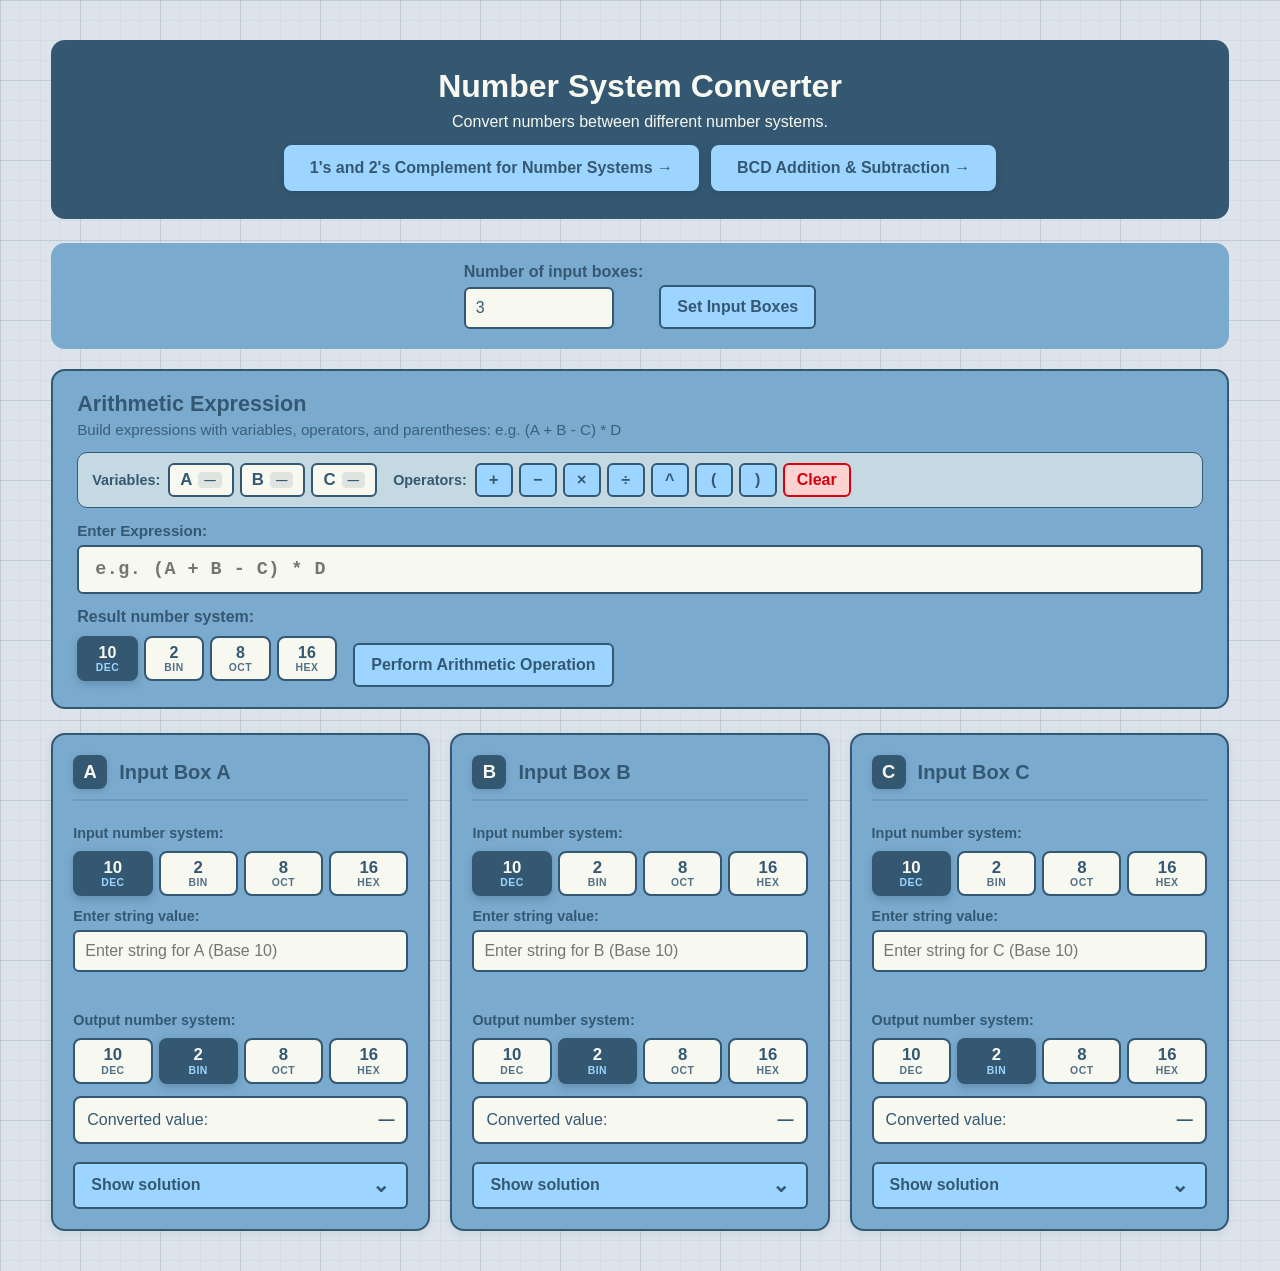
<file: index.html>
<!DOCTYPE html>
<html lang="en">
<head>
    <meta charset="UTF-8">
    <meta name="viewport" content="width=device-width, initial-scale=1.0">

    <title>Number System Converter</title>

    <link rel="stylesheet" href="./style.css">
</head>
<body>

    <main class="app-container">

        <header class="header-container">
            <h1>Number System Converter</h1>
            <p>Convert numbers between different number systems.</p>
            <div class="header-nav-links">
                <a href="./complement/index.html" class="header-nav-link">
                    1's and 2's Complement for Number Systems →
                </a>
                <a href="./bcd-arithmetic/index.html" class="header-nav-link">
                    BCD Addition & Subtraction →
                </a>
            </div>
        </header>

        <section class="controls-container" id="controlsContainer">

            <div class="control-group">
                <label for="inputCount">
                    Number of input boxes:
                </label>

                <input
                    type="number"
                    id="inputCount"
                    min="3"
                    max="10"
                    value="3"
                >
            </div>

            <button id="setInputsButton" type="button">
                Set Input Boxes
            </button>

        </section>

        <section class="expression-container" id="expressionContainer">

            <div class="expression-header">
                <h2>Arithmetic Expression</h2>
                <p>Build expressions with variables, operators, and parentheses: e.g. (A + B - C) * D</p>
            </div>

            <div class="expression-toolbar">
                <div class="toolbar-group">
                    <span class="toolbar-label">Variables:</span>
                    <div id="variableButtons" class="btn-group"></div>
                </div>

                <div class="toolbar-group">
                    <span class="toolbar-label">Operators:</span>
                    <div class="btn-group">
                        <button type="button" class="btn-expr" data-insert="+">+</button>
                        <button type="button" class="btn-expr" data-insert="-">−</button>
                        <button type="button" class="btn-expr" data-insert="*">×</button>
                        <button type="button" class="btn-expr" data-insert="/">÷</button>
                        <button type="button" class="btn-expr" data-insert="^">^</button>
                        <button type="button" class="btn-expr" data-insert="(">(</button>
                        <button type="button" class="btn-expr" data-insert=")">)</button>
                        <button type="button" class="btn-expr btn-clear" id="clearExpressionButton">Clear</button>
                    </div>
                </div>
            </div>

            <div class="expression-input-row">
                <label for="expressionInput">Enter Expression:</label>
                <input
                    type="text"
                    id="expressionInput"
                    placeholder="e.g. (A + B - C) * D"
                    autocomplete="off"
                    spellcheck="false"
                >
            </div>

            <div class="expression-action-row">
                <div class="control-group">
                    <label>Result number system:</label>
                    <div class="base-btn-group" id="resultBaseButtonGroup" role="group" aria-label="Result number system">
                        <button type="button" class="btn-base active" data-base="10">10 <span class="base-tag">Dec</span></button>
                        <button type="button" class="btn-base" data-base="2">2 <span class="base-tag">Bin</span></button>
                        <button type="button" class="btn-base" data-base="8">8 <span class="base-tag">Oct</span></button>
                        <button type="button" class="btn-base" data-base="16">16 <span class="base-tag">Hex</span></button>
                    </div>
                    <select id="resultSystemSelect" hidden>
                        <option value="10" selected>Decimal (Base 10)</option>
                        <option value="2">Binary (Base 2)</option>
                        <option value="8">Octal (Base 8)</option>
                        <option value="16">Hexadecimal (Base 16)</option>
                    </select>
                </div>

                <button id="performArithmeticButton" type="button">
                    Perform Arithmetic Operation
                </button>
            </div>

        </section>

        <section
            id="arithmeticResultContainer"
            class="arithmetic-result-container"
            hidden>
        </section>

        <section
            id="inputsContainer"
            class="inputs-container">
        </section>

    </main>

    <script type="module" src="./script.js"></script>
</body>
</html>
</file>
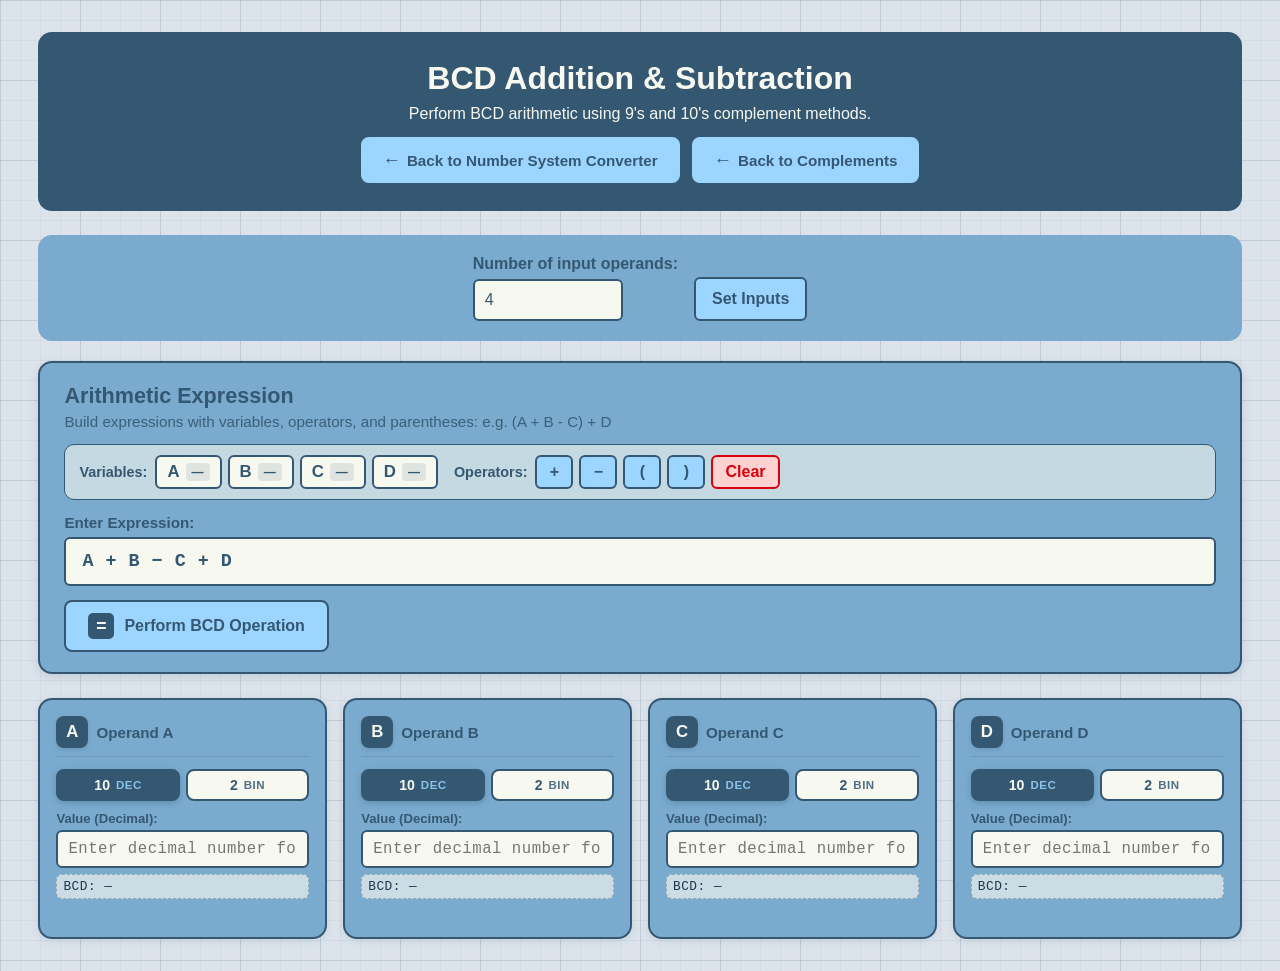
<file: bcd-arithmetic/index.html>
<!DOCTYPE html>
<html lang="en">
<head>
    <meta charset="UTF-8">
    <meta name="viewport" content="width=device-width, initial-scale=1.0">

    <title>BCD Addition & Subtraction</title>

    <link rel="stylesheet" href="./bcd.css">
</head>
<body>

    <main class="app-container">

        <header class="header-container">
            <h1>BCD Addition & Subtraction</h1>
            <p>Perform BCD arithmetic using 9's and 10's complement methods.</p>
            <div class="header-nav-links">
                <a href="../index.html" class="header-nav-link">
                    <span class="nav-arrow">←</span> Back to Number System Converter
                </a>
                <a href="../complement/index.html" class="header-nav-link">
                    <span class="nav-arrow">←</span> Back to Complements
                </a>
            </div>
        </header>

        <!-- ═══════════════════════════════════════════════════ -->
        <!-- CONTROLS -->
        <!-- ═══════════════════════════════════════════════════ -->

        <section class="controls-container">
            <div class="control-group">
                <label for="bcdInputCount">
                    Number of input operands:
                </label>
                <input
                    type="number"
                    id="bcdInputCount"
                    min="2"
                    max="10"
                    value="4"
                >
            </div>

            <button id="bcdSetInputsButton" type="button">
                Set Inputs
            </button>
        </section>

        <!-- ═══════════════════════════════════════════════════ -->
        <!-- ARITHMETIC EXPRESSION BUILDER -->
        <!-- ═══════════════════════════════════════════════════ -->

        <section class="expression-container" id="bcdExpressionContainer">
            <div class="expression-header">
                <h2>Arithmetic Expression</h2>
                <p>Build expressions with variables, operators, and parentheses: e.g. (A + B - C) + D</p>
            </div>

            <div class="expression-toolbar">
                <div class="toolbar-group">
                    <span class="toolbar-label">Variables:</span>
                    <div id="bcdVariableButtons" class="btn-group"></div>
                </div>

                <div class="toolbar-group">
                    <span class="toolbar-label">Operators:</span>
                    <div class="btn-group">
                        <button type="button" class="btn-expr" data-insert="+">+</button>
                        <button type="button" class="btn-expr" data-insert="-">−</button>
                        <button type="button" class="btn-expr" data-insert="(">(</button>
                        <button type="button" class="btn-expr" data-insert=")">)</button>
                        <button type="button" class="btn-expr btn-clear" id="bcdClearExpressionButton">Clear</button>
                    </div>
                </div>
            </div>

            <div class="expression-input-row">
                <label for="bcdExpressionInput">Enter Expression:</label>
                <input
                    type="text"
                    id="bcdExpressionInput"
                    placeholder="e.g. (A + B - C) + D"
                    autocomplete="off"
                    spellcheck="false"
                >
            </div>

            <div class="expression-action-row">
                <button id="bcdPerformArithmeticButton" type="button" class="btn-perform-op">
                    <span class="equal-icon">=</span>
                    <span>Perform BCD Operation</span>
                </button>
            </div>
        </section>

        <!-- ═══════════════════════════════════════════════════ -->
        <!-- OPERANDS INPUT GRID (4 PER ROW) -->
        <!-- ═══════════════════════════════════════════════════ -->

        <section
            id="bcdOperandsContainer"
            class="bcd-operands-grid">
        </section>

        <!-- ═══════════════════════════════════════════════════ -->
        <!-- RESULT CONTAINER -->
        <!-- ═══════════════════════════════════════════════════ -->

        <section
            id="bcdResultContainer"
            class="bcd-result-container"
            hidden>
        </section>

    </main>

    <script type="module" src="./bcd-ui.js"></script>
</body>
</html>
</file>
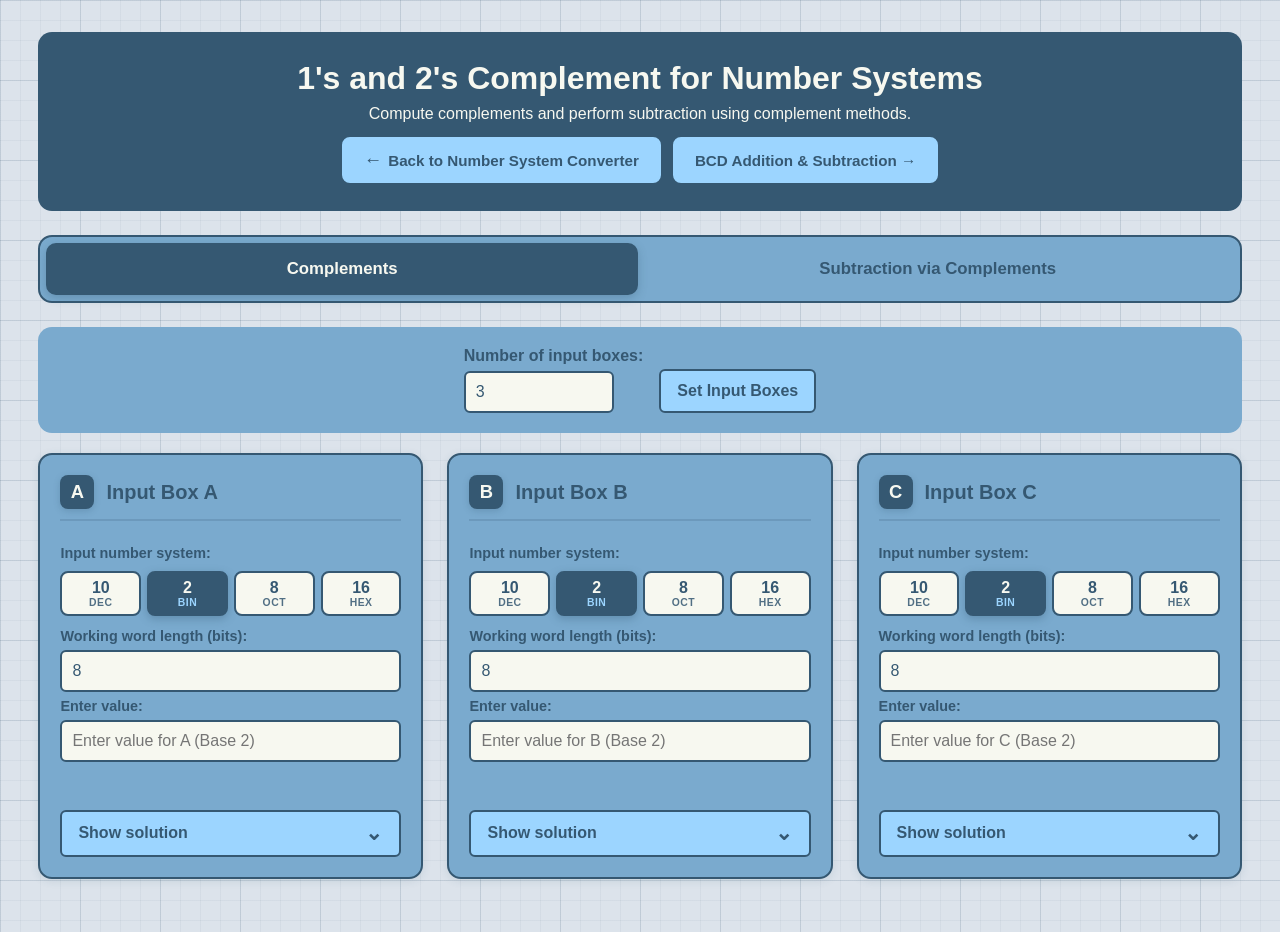
<file: complement/index.html>
<!DOCTYPE html>
<html lang="en">
<head>
    <meta charset="UTF-8">
    <meta name="viewport" content="width=device-width, initial-scale=1.0">

    <title>1's and 2's Complement for Number Systems</title>

    <link rel="stylesheet" href="./complement.css">
</head>
<body>

    <main class="app-container">

        <header class="header-container">
            <h1>1's and 2's Complement for Number Systems</h1>
            <p>Compute complements and perform subtraction using complement methods.</p>
            <div class="header-nav-links">
                <a href="../index.html" class="header-nav-link">
                    <span class="nav-arrow">←</span> Back to Number System Converter
                </a>
                <a href="../bcd-arithmetic/index.html" class="header-nav-link">
                    BCD Addition & Subtraction →
                </a>
            </div>
        </header>

        <nav class="tab-bar" id="tabBar">
            <button type="button" class="tab-btn active" data-tab="complements">
                Complements
            </button>
            <button type="button" class="tab-btn" data-tab="subtraction">
                Subtraction via Complements
            </button>
        </nav>

        <!-- ═══════════════════════════════════════════════════ -->
        <!-- TAB 1: COMPLEMENTS -->
        <!-- ═══════════════════════════════════════════════════ -->
        <div class="tab-panel active" id="panel-complements">

            <section class="controls-container">
                <div class="control-group">
                    <label for="complementInputCount">
                        Number of input boxes:
                    </label>
                    <input
                        type="number"
                        id="complementInputCount"
                        min="1"
                        max="10"
                        value="3"
                    >
                </div>

                <button id="complementSetInputsButton" type="button">
                    Set Input Boxes
                </button>
            </section>

            <section
                id="complementInputsContainer"
                class="inputs-container">
            </section>

        </div>

        <!-- ═══════════════════════════════════════════════════ -->
        <!-- TAB 2: SUBTRACTION VIA COMPLEMENTS -->
        <!-- ═══════════════════════════════════════════════════ -->
        <div class="tab-panel" id="panel-subtraction">

            <section class="controls-container subtraction-controls">
                <div class="control-group">
                    <label>Number system:</label>
                    <div class="base-btn-group" id="subBaseButtonGroup" role="group" aria-label="Subtraction number system">
                        <button type="button" class="btn-base" data-base="10">10 <span class="base-tag">Dec</span></button>
                        <button type="button" class="btn-base active" data-base="2">2 <span class="base-tag">Bin</span></button>
                        <button type="button" class="btn-base" data-base="8">8 <span class="base-tag">Oct</span></button>
                        <button type="button" class="btn-base" data-base="16">16 <span class="base-tag">Hex</span></button>
                    </div>
                </div>

                <div class="control-group">
                    <label for="subDigitWidth">Working word length (bits):</label>
                    <input
                        type="number"
                        id="subDigitWidth"
                        min="1"
                        max="32"
                        value="8"
                    >
                </div>
            </section>

            <section class="subtraction-input-section">
                <div class="subtraction-field">
                    <label for="subMinuend" class="subtraction-label">
                        <span class="sub-label-badge">A</span>
                        Minuend (the number being subtracted from):
                    </label>
                    <input
                        type="text"
                        id="subMinuend"
                        class="number-input"
                        placeholder="Enter Minuend A (Base 2)"
                        autocomplete="off"
                        spellcheck="false"
                    >
                    <p class="validation-message" id="subMinuendValidation"></p>
                </div>

                <div class="subtraction-operator">−</div>

                <div class="subtraction-field">
                    <label for="subSubtrahend" class="subtraction-label">
                        <span class="sub-label-badge">B</span>
                        Subtrahend (the number being subtracted):
                    </label>
                    <input
                        type="text"
                        id="subSubtrahend"
                        class="number-input"
                        placeholder="Enter Subtrahend B (Base 2)"
                        autocomplete="off"
                        spellcheck="false"
                    >
                    <p class="validation-message" id="subSubtrahendValidation"></p>
                </div>

                <button id="performSubtractionButton" type="button">
                    Perform Subtraction
                </button>
            </section>

            <section
                id="subtractionResultContainer"
                class="subtraction-result-container"
                hidden>
            </section>

        </div>

    </main>

    <script type="module" src="./complement-ui.js"></script>
</body>
</html>
</file>
<file: style.css>
html {
    scroll-behavior: smooth;
}

* {
    box-sizing: border-box;
}

body {
    margin: 0;
    min-height: 100vh;
    background-color: #DCE3EB;
    background-image:
        linear-gradient(to right, rgba(53, 88, 114, 0.12) 1px, transparent 1px),
        linear-gradient(to bottom, rgba(53, 88, 114, 0.12) 1px, transparent 1px),
        linear-gradient(to right, rgba(53, 88, 114, 0.05) 1px, transparent 1px),
        linear-gradient(to bottom, rgba(53, 88, 114, 0.05) 1px, transparent 1px);
    background-size: 80px 80px, 80px 80px, 20px 20px, 20px 20px;
    color: #355872;
    font-family: Arial, sans-serif;
}

.app-container {
    width: min(1200px, 92%);
    margin: 40px auto;
}

.header-container {
    padding: 28px;
    margin-bottom: 24px;
    background-color: #355872;
    color: #F7F8F0;
    border-radius: 14px;
    text-align: center;
}

.header-container h1 {
    margin: 0 0 8px;
}

.header-container p {
    margin: 0 0 14px;
}

.header-nav-link {
    display: inline-flex;
    align-items: center;
    gap: 6px;
    padding: 12px 24px;
    background-color: #9CD5FF;
    color: #355872;
    font-weight: bold;
    font-size: 1rem;
    border: 2px solid #9CD5FF;
    border-radius: 8px;
    text-decoration: none;
    transition: background-color 0.2s ease, transform 0.15s ease, box-shadow 0.2s ease;
    box-shadow: 0 2px 8px rgba(0, 0, 0, 0.15);
}

.header-nav-link:hover {
    background-color: #F7F8F0;
    transform: translateY(-2px);
    box-shadow: 0 4px 12px rgba(0, 0, 0, 0.2);
}

.header-nav-links {
    display: flex;
    justify-content: center;
    gap: 12px;
    flex-wrap: wrap;
}

.controls-container {
    display: flex;
    justify-content: center;
    align-items: flex-end;
    gap: 16px;
    padding: 20px;
    margin-bottom: 20px;
    background-color: #7AAACE;
    border-radius: 14px;
}

.control-group {
    display: flex;
    flex-direction: column;
    gap: 6px;
}

label {
    font-weight: bold;
}

input,
select {
    width: 100%;
    padding: 10px;
    border: 2px solid #355872;
    border-radius: 6px;
    background-color: #F7F8F0;
    color: #355872;
    font-size: 1rem;
}

.select-wrapper {
    position: relative;
    display: inline-flex;
    align-items: center;
    width: 100%;
}

.select-wrapper select {
    appearance: none;
    -webkit-appearance: none;
    -moz-appearance: none;
    padding-right: 36px;
    cursor: pointer;
}

.select-wrapper .select-chevron {
    position: absolute;
    right: 12px;
    pointer-events: none;
    color: #355872;
    font-size: 1.2rem;
    line-height: 1;
    font-weight: bold;
}

#inputCount {
    width: 150px;
}

button {
    padding: 11px 16px;
    border: 2px solid #355872;
    border-radius: 6px;
    background-color: #9CD5FF;
    color: #355872;
    font-weight: bold;
    font-size: 1rem;
    cursor: pointer;
}

button:hover {
    background-color: #F7F8F0;
}

.validation-summary {
    min-height: 24px;
    text-align: center;
    font-weight: bold;
}

/* Expression Container (Sticky Header) */
.expression-container {
    position: sticky;
    top: 0;
    z-index: 100;
    padding: 20px 24px;
    margin-bottom: 24px;
    background-color: #7AAACE;
    border: 2px solid #355872;
    border-radius: 14px;
    transition: box-shadow 0.2s ease, border-radius 0.2s ease;
}

.expression-container.is-sticky {
    box-shadow: 0 6px 20px rgba(53, 88, 114, 0.35);
    border-top-left-radius: 0;
    border-top-right-radius: 0;
}

.expression-header {
    margin-bottom: 14px;
}

.expression-header h2 {
    margin: 0 0 4px;
    font-size: 1.35rem;
    color: #355872;
}

.expression-header p {
    margin: 0;
    font-size: 0.95rem;
    color: #355872;
    opacity: 0.9;
}

.expression-toolbar {
    display: flex;
    flex-wrap: wrap;
    align-items: center;
    gap: 16px;
    margin-bottom: 14px;
    padding: 10px 14px;
    background-color: rgba(247, 248, 240, 0.6);
    border: 1.5px solid #355872;
    border-radius: 10px;
}

.toolbar-group {
    display: flex;
    align-items: center;
    flex-wrap: wrap;
    gap: 8px;
}

.toolbar-label {
    font-weight: bold;
    font-size: 0.9rem;
    color: #355872;
}

.btn-group {
    display: flex;
    flex-wrap: wrap;
    gap: 6px;
}

.btn-expr {
    padding: 6px 12px;
    min-width: 38px;
    font-size: 1rem;
    font-weight: bold;
    background-color: #9CD5FF;
    color: #355872;
    border: 2px solid #355872;
    border-radius: 6px;
    cursor: pointer;
    transition: background-color 0.15s ease, transform 0.1s ease;
}

.btn-expr:hover {
    background-color: #F7F8F0;
    transform: translateY(-1px);
}

.btn-expr:active {
    transform: translateY(0);
}

.btn-expr.btn-var {
    display: inline-flex;
    align-items: center;
    gap: 6px;
    background-color: #F7F8F0;
    color: #355872;
    padding: 5px 10px;
}

.btn-expr.btn-var .var-letter {
    font-weight: 800;
    font-size: 1.05rem;
}

.btn-expr.btn-var .var-preview {
    font-size: 0.72rem;
    font-weight: 700;
    padding: 2px 6px;
    background-color: rgba(53, 88, 114, 0.12);
    border-radius: 4px;
    max-width: 65px;
    overflow: hidden;
    text-overflow: ellipsis;
    white-space: nowrap;
}

.btn-expr.btn-var:hover {
    background-color: #9CD5FF;
}

.btn-expr.btn-var:hover .var-preview {
    background-color: rgba(53, 88, 114, 0.22);
}

.btn-expr.btn-clear {
    background-color: #FFD2D2;
    color: #D8000C;
    border-color: #D8000C;
}

.btn-expr.btn-clear:hover {
    background-color: #FFF0F0;
}

.expression-input-row {
    display: flex;
    flex-direction: column;
    gap: 6px;
    margin-bottom: 14px;
}

.expression-input-row label {
    font-weight: bold;
    font-size: 0.95rem;
}

#expressionInput {
    width: 100%;
    padding: 12px 16px;
    font-size: 1.15rem;
    font-weight: bold;
    font-family: monospace, Arial, sans-serif;
    letter-spacing: 0.5px;
}

.expression-action-row {
    display: flex;
    align-items: flex-end;
    flex-wrap: wrap;
    gap: 16px;
}

.expression-action-row .control-group {
    min-width: 260px;
}

/* Base button groups for input, output, and result */
.base-btn-group {
    display: grid;
    grid-template-columns: repeat(4, 1fr);
    gap: 6px;
    margin-top: 4px;
    margin-bottom: 6px;
}

.btn-base {
    display: inline-flex;
    flex-direction: column;
    align-items: center;
    justify-content: center;
    padding: 6px 4px;
    background-color: #F7F8F0;
    border: 2px solid #355872;
    border-radius: 8px;
    color: #355872;
    cursor: pointer;
    font-weight: bold;
    transition: all 0.15s ease;
    user-select: none;
    min-height: 42px;
}

.btn-base .base-num {
    font-size: 1.05rem;
    font-weight: 800;
    line-height: 1.1;
}

.btn-base .base-tag {
    font-size: 0.65rem;
    text-transform: uppercase;
    letter-spacing: 0.5px;
    opacity: 0.85;
}

.btn-base:hover {
    background-color: #9CD5FF;
    transform: translateY(-1px);
}

.btn-base:active {
    transform: translateY(0);
}

.btn-base.active {
    background-color: #355872;
    color: #F7F8F0;
    border-color: #355872;
    box-shadow: 0 3px 8px rgba(53, 88, 114, 0.35);
}

.btn-base.active .base-tag {
    color: #9CD5FF;
    opacity: 1;
}

/* Result Container */
.arithmetic-result-container {
    padding: 24px;
    margin-bottom: 24px;
    background-color: #355872;
    color: #F7F8F0;
    border-radius: 14px;
    border: 2px solid #355872;
    box-shadow: 0 4px 14px rgba(53, 88, 114, 0.2);
    scroll-margin-top: 260px;
    transition: transform 0.25s ease, box-shadow 0.25s ease;
}

@keyframes resultPulse {
    0% {
        box-shadow: 0 0 0 0 rgba(156, 213, 255, 0.8);
        transform: scale(0.995);
    }
    50% {
        box-shadow: 0 0 0 12px rgba(156, 213, 255, 0);
        transform: scale(1.005);
    }
    100% {
        box-shadow: 0 4px 14px rgba(53, 88, 114, 0.2);
        transform: scale(1);
    }
}

.arithmetic-result-container.highlight-pulse {
    animation: resultPulse 0.6s ease-out;
}

.arithmetic-result-header {
    display: flex;
    justify-content: space-between;
    align-items: center;
    flex-wrap: wrap;
    gap: 12px;
    margin-bottom: 16px;
}

.arithmetic-result-header h2 {
    margin: 0;
    font-size: 1.5rem;
    color: #F7F8F0;
}

.arithmetic-base-badge {
    padding: 6px 14px;
    background-color: #7AAACE;
    color: #F7F8F0;
    border-radius: 20px;
    font-size: 0.9rem;
    font-weight: bold;
}

.arithmetic-expression {
    font-size: 1.1rem;
    margin-bottom: 14px;
    padding: 10px 14px;
    background-color: rgba(247, 248, 240, 0.12);
    border-radius: 8px;
    word-break: break-word;
    line-height: 1.5;
}

.variable-chips-container {
    display: flex;
    flex-wrap: wrap;
    gap: 8px;
    margin-bottom: 14px;
}

.variable-summary-chip {
    display: inline-flex;
    align-items: center;
    gap: 8px;
    padding: 6px 12px;
    background-color: rgba(247, 248, 240, 0.15);
    border: 1px solid rgba(247, 248, 240, 0.25);
    border-radius: 8px;
    font-size: 0.88rem;
    color: #F7F8F0;
}

.variable-summary-chip .chip-letter {
    display: inline-flex;
    align-items: center;
    justify-content: center;
    width: 22px;
    height: 22px;
    background-color: #9CD5FF;
    color: #355872;
    border-radius: 4px;
    font-weight: 800;
    font-size: 0.85rem;
}

.variable-summary-chip code {
    background-color: rgba(0, 0, 0, 0.25);
    padding: 1px 5px;
    border-radius: 4px;
    font-family: monospace;
    font-size: 0.9rem;
}

.arithmetic-result-value-box {
    display: flex;
    flex-direction: column;
    gap: 6px;
    padding: 16px;
    background-color: #F7F8F0;
    border: 2px solid #355872;
    border-radius: 10px;
    color: #355872;
    margin-bottom: 16px;
}

.arithmetic-result-label {
    font-size: 0.95rem;
    font-weight: bold;
    color: #355872;
}

.arithmetic-result-value {
    font-size: 1.8rem;
    font-weight: bold;
    color: #355872;
    overflow-wrap: anywhere;
}

.arithmetic-error-message {
    padding: 14px;
    background-color: #FFD2D2;
    border: 2px solid #D8000C;
    color: #D8000C;
    border-radius: 8px;
    font-weight: bold;
    margin-bottom: 12px;
    line-height: 1.5;
}

/* Inputs Container */
.inputs-container {
    display: grid;
    grid-template-columns: repeat(3, minmax(0, 1fr));
    column-gap: 20px;
    row-gap: 20px;
    width: 100%;
    margin: 0 auto;
}

.input-container {
    display: flex;
    flex-direction: column;
    width: 100%;
    padding: 20px;
    background-color: #7AAACE;
    border: 2px solid #355872;
    border-radius: 14px;
    box-shadow: 0 2px 8px rgba(53, 88, 114, 0.12);
}

.box-header {
    display: flex;
    align-items: center;
    gap: 12px;
    margin-bottom: 14px;
    padding-bottom: 10px;
    border-bottom: 2px solid rgba(53, 88, 114, 0.2);
}

.box-header h2 {
    margin: 0;
    font-size: 1.25rem;
    color: #355872;
}

.box-badge {
    display: inline-flex;
    align-items: center;
    justify-content: center;
    width: 34px;
    height: 34px;
    background-color: #355872;
    color: #F7F8F0;
    font-weight: 800;
    font-size: 1.15rem;
    border-radius: 8px;
    box-shadow: 0 2px 6px rgba(53, 88, 114, 0.25);
    flex-shrink: 0;
}

.input-section,
.output-section {
    display: flex;
    flex-direction: column;
    gap: 6px;
    margin-top: 10px;
}

.input-section label,
.output-section label {
    font-size: 0.9rem;
    color: #355872;
}

.validation-message {
    min-height: 20px;
    margin: 4px 0 0;
    font-weight: bold;
}

.validation-message.valid {
    color: #355872;
}

.validation-message.invalid {
    color: #355872;
}

.output-container {
    display: flex;
    justify-content: space-between;
    align-items: center;
    gap: 12px;
    min-height: 48px;
    padding: 12px;
    background-color: #F7F8F0;
    border: 2px solid #355872;
    border-radius: 8px;
}

.output-value {
    overflow-wrap: anywhere;
    color: #355872;
}

.solution-toggle {
    display: flex;
    justify-content: space-between;
    align-items: center;
    width: 100%;
    margin-top: 18px;
}

.solution-chevron {
    font-size: 1.3rem;
    line-height: 1;
}

.solution-container {
    min-height: 70px;
    margin-top: 12px;
    padding: 14px;
    background-color: #F7F8F0;
    border: 2px solid #355872;
    border-radius: 8px;
    color: #355872;
    white-space: pre-line;
    line-height: 1.6;
}

@media (max-width: 900px) {
    .inputs-container {
        grid-template-columns: repeat(2, minmax(0, 1fr));
    }
}

@media (max-width: 600px) {
    .controls-container {
        align-items: stretch;
        flex-direction: column;
    }

    #inputCount {
        width: 100%;
    }

    .expression-action-row {
        flex-direction: column;
        align-items: stretch;
    }

    .inputs-container {
        grid-template-columns: 1fr;
    }
}
</file>
<file: bcd-arithmetic/bcd.css>
/* ═══════════════════════════════════════════════════════
   BCD ARITHMETIC PAGE STYLES
   Consistent with the Number System Converter palette
   Color palette:
     - Dark:    #355872
     - Mid:     #7AAACE
     - Light:   #9CD5FF
     - Surface: #F7F8F0
     - BG:      #DCE3EB
   ═══════════════════════════════════════════════════════ */

html {
    scroll-behavior: smooth;
}

* {
    box-sizing: border-box;
}

body {
    margin: 0;
    min-height: 100vh;
    background-color: #DCE3EB;
    background-image:
        linear-gradient(to right, rgba(53, 88, 114, 0.12) 1px, transparent 1px),
        linear-gradient(to bottom, rgba(53, 88, 114, 0.12) 1px, transparent 1px),
        linear-gradient(to right, rgba(53, 88, 114, 0.05) 1px, transparent 1px),
        linear-gradient(to bottom, rgba(53, 88, 114, 0.05) 1px, transparent 1px);
    background-size: 80px 80px, 80px 80px, 20px 20px, 20px 20px;
    color: #355872;
    font-family: Arial, sans-serif;
}

.app-container {
    width: min(1360px, 94%);
    margin: 32px auto;
}

/* ── Header ── */
.header-container {
    padding: 28px;
    margin-bottom: 24px;
    background-color: #355872;
    color: #F7F8F0;
    border-radius: 14px;
    text-align: center;
}

.header-container h1 {
    margin: 0 0 8px;
}

.header-container p {
    margin: 0 0 14px;
}

.header-nav-link {
    display: inline-flex;
    align-items: center;
    gap: 6px;
    padding: 10px 20px;
    background-color: #9CD5FF;
    color: #355872;
    font-weight: bold;
    font-size: 0.95rem;
    border: 2px solid #9CD5FF;
    border-radius: 8px;
    text-decoration: none;
    transition: background-color 0.2s ease, transform 0.15s ease;
}

.header-nav-link:hover {
    background-color: #F7F8F0;
    transform: translateY(-1px);
}

.header-nav-link .nav-arrow {
    font-size: 1.15rem;
    font-weight: 800;
}

.header-nav-links {
    display: flex;
    justify-content: center;
    gap: 12px;
    flex-wrap: wrap;
}

/* ── Controls Container ── */
.controls-container {
    display: flex;
    justify-content: center;
    align-items: flex-end;
    gap: 16px;
    padding: 20px;
    margin-bottom: 20px;
    background-color: #7AAACE;
    border-radius: 14px;
}

.control-group {
    display: flex;
    flex-direction: column;
    gap: 6px;
}

label {
    font-weight: bold;
}

input,
select {
    width: 100%;
    padding: 10px;
    border: 2px solid #355872;
    border-radius: 6px;
    background-color: #F7F8F0;
    color: #355872;
    font-size: 1rem;
}

#bcdInputCount {
    width: 150px;
}

button {
    padding: 11px 16px;
    border: 2px solid #355872;
    border-radius: 6px;
    background-color: #9CD5FF;
    color: #355872;
    font-weight: bold;
    font-size: 1rem;
    cursor: pointer;
    transition: all 0.15s ease;
}

button:hover {
    background-color: #F7F8F0;
    transform: translateY(-1px);
}

button:active {
    transform: translateY(0);
}

/* ── Arithmetic Expression Container ── */
.expression-container {
    padding: 20px 24px;
    margin-bottom: 24px;
    background-color: #7AAACE;
    border: 2px solid #355872;
    border-radius: 14px;
    box-shadow: 0 3px 10px rgba(53, 88, 114, 0.15);
}

.expression-header {
    margin-bottom: 14px;
}

.expression-header h2 {
    margin: 0 0 4px;
    font-size: 1.35rem;
    color: #355872;
}

.expression-header p {
    margin: 0;
    font-size: 0.95rem;
    color: #355872;
    opacity: 0.9;
}

.expression-toolbar {
    display: flex;
    flex-wrap: wrap;
    align-items: center;
    gap: 16px;
    margin-bottom: 14px;
    padding: 10px 14px;
    background-color: rgba(247, 248, 240, 0.6);
    border: 1.5px solid #355872;
    border-radius: 10px;
}

.toolbar-group {
    display: flex;
    align-items: center;
    flex-wrap: wrap;
    gap: 8px;
}

.toolbar-label {
    font-weight: bold;
    font-size: 0.9rem;
    color: #355872;
}

.btn-group {
    display: flex;
    flex-wrap: wrap;
    gap: 6px;
}

.btn-expr {
    padding: 6px 12px;
    min-width: 38px;
    font-size: 1rem;
    font-weight: bold;
    background-color: #9CD5FF;
    color: #355872;
    border: 2px solid #355872;
    border-radius: 6px;
    cursor: pointer;
    transition: background-color 0.15s ease, transform 0.1s ease;
}

.btn-expr:hover {
    background-color: #F7F8F0;
    transform: translateY(-1px);
}

.btn-expr:active {
    transform: translateY(0);
}

.btn-expr.btn-var {
    display: inline-flex;
    align-items: center;
    gap: 6px;
    background-color: #F7F8F0;
    color: #355872;
    padding: 5px 10px;
}

.btn-expr.btn-var .var-letter {
    font-weight: 800;
    font-size: 1.05rem;
}

.btn-expr.btn-var .var-preview {
    font-size: 0.75rem;
    font-weight: 700;
    padding: 2px 6px;
    background-color: rgba(53, 88, 114, 0.12);
    border-radius: 4px;
    max-width: 75px;
    overflow: hidden;
    text-overflow: ellipsis;
    white-space: nowrap;
}

.btn-expr.btn-var:hover {
    background-color: #9CD5FF;
}

.btn-expr.btn-var:hover .var-preview {
    background-color: rgba(53, 88, 114, 0.22);
}

.btn-expr.btn-clear {
    background-color: #FFD2D2;
    color: #D8000C;
    border-color: #D8000C;
}

.btn-expr.btn-clear:hover {
    background-color: #FFF0F0;
}

.expression-input-row {
    display: flex;
    flex-direction: column;
    gap: 6px;
    margin-bottom: 14px;
}

.expression-input-row label {
    font-weight: bold;
    font-size: 0.95rem;
    color: #355872;
}

#bcdExpressionInput {
    width: 100%;
    padding: 12px 16px;
    font-size: 1.15rem;
    font-weight: bold;
    font-family: monospace, Arial, sans-serif;
    letter-spacing: 0.5px;
    background-color: #F7F8F0;
    color: #355872;
    border: 2px solid #355872;
    border-radius: 6px;
}

.expression-action-row {
    display: flex;
    justify-content: flex-start;
    align-items: center;
    gap: 16px;
}

.btn-perform-op {
    display: inline-flex;
    align-items: center;
    gap: 10px;
    padding: 11px 22px;
    font-size: 1rem;
    font-weight: 800;
    background-color: #9CD5FF;
    color: #355872;
    border: 2px solid #355872;
    border-radius: 8px;
    cursor: pointer;
    transition: all 0.15s ease;
}

.btn-perform-op:hover {
    background-color: #F7F8F0;
    transform: translateY(-2px);
    box-shadow: 0 4px 12px rgba(53, 88, 114, 0.2);
}

.btn-perform-op:active {
    transform: translateY(0);
}

.btn-perform-op .equal-icon {
    display: inline-flex;
    align-items: center;
    justify-content: center;
    width: 26px;
    height: 26px;
    background-color: #355872;
    color: #F7F8F0;
    font-size: 1.1rem;
    font-weight: 800;
    border-radius: 5px;
}

/* ── Operands Grid (4 by row) ── */
.bcd-operands-grid {
    display: grid;
    grid-template-columns: repeat(4, minmax(0, 1fr));
    gap: 16px;
    width: 100%;
    margin: 0 auto 24px;
}

/* ── Operand Card ── */
.bcd-operand-card {
    display: flex;
    flex-direction: column;
    padding: 16px;
    background-color: #7AAACE;
    border: 2px solid #355872;
    border-radius: 14px;
    box-shadow: 0 2px 8px rgba(53, 88, 114, 0.12);
    transition: transform 0.15s ease, box-shadow 0.15s ease;
}

.bcd-operand-card:hover {
    transform: translateY(-2px);
    box-shadow: 0 4px 14px rgba(53, 88, 114, 0.2);
}

.card-header-row {
    display: flex;
    align-items: center;
    justify-content: space-between;
    gap: 8px;
    margin-bottom: 12px;
    padding-bottom: 8px;
    border-bottom: 1.5px solid rgba(53, 88, 114, 0.2);
}

.card-badge-group {
    display: flex;
    align-items: center;
    gap: 8px;
}

.operand-badge {
    display: inline-flex;
    align-items: center;
    justify-content: center;
    width: 32px;
    height: 32px;
    background-color: #355872;
    color: #F7F8F0;
    font-weight: 800;
    font-size: 1.05rem;
    border-radius: 8px;
    box-shadow: 0 2px 4px rgba(53, 88, 114, 0.2);
    flex-shrink: 0;
}

.operand-title {
    font-weight: 800;
    font-size: 0.95rem;
    color: #355872;
}

/* ── Base Selection Buttons (Dec vs Bin) ── */
.base-btn-group {
    display: grid;
    grid-template-columns: 1fr 1fr;
    gap: 6px;
    margin-bottom: 10px;
}

.btn-base {
    display: inline-flex;
    align-items: center;
    justify-content: center;
    gap: 6px;
    padding: 6px 8px;
    background-color: #F7F8F0;
    border: 2px solid #355872;
    border-radius: 8px;
    color: #355872;
    cursor: pointer;
    font-weight: bold;
    font-size: 0.88rem;
    transition: all 0.15s ease;
    user-select: none;
}

.btn-base .base-tag {
    font-size: 0.72rem;
    text-transform: uppercase;
    letter-spacing: 0.5px;
    opacity: 0.85;
}

.btn-base:hover {
    background-color: #9CD5FF;
}

.btn-base.active {
    background-color: #355872;
    color: #F7F8F0;
    border-color: #355872;
    box-shadow: 0 2px 6px rgba(53, 88, 114, 0.35);
}

.btn-base.active .base-tag {
    color: #9CD5FF;
}

/* ── Card Input Section ── */
.operand-input-section {
    display: flex;
    flex-direction: column;
    gap: 4px;
    margin-bottom: 6px;
}

.operand-input-label {
    font-size: 0.82rem;
    font-weight: bold;
    color: #355872;
}

.operand-input {
    width: 100%;
    padding: 8px 10px;
    font-size: 0.98rem;
    font-family: 'Consolas', 'Courier New', monospace;
    letter-spacing: 0.5px;
}

.operand-bcd-preview {
    font-size: 0.8rem;
    font-family: 'Consolas', 'Courier New', monospace;
    color: #1a374d;
    min-height: 24px;
    padding: 4px 6px;
    background-color: rgba(247, 248, 240, 0.65);
    border: 1px dashed rgba(53, 88, 114, 0.4);
    border-radius: 6px;
    letter-spacing: 0.5px;
    word-break: break-all;
    margin-bottom: 4px;
}

.validation-message {
    min-height: 18px;
    margin: 0;
    font-weight: bold;
    font-size: 0.78rem;
    line-height: 1.2;
}

.validation-message.valid {
    color: #1b5e20;
}

.validation-message.invalid {
    color: #9e2020;
}

/* Responsive 4-by-row rules */
@media (max-width: 1100px) {
    .bcd-operands-grid {
        grid-template-columns: repeat(2, minmax(0, 1fr));
    }
}

@media (max-width: 600px) {
    .bcd-operands-grid {
        grid-template-columns: 1fr;
    }
}


/* ── Equal Button Container ── */
.equal-button-container {
    display: flex;
    justify-content: center;
    margin-bottom: 24px;
}

.equal-btn {
    display: flex;
    align-items: center;
    gap: 12px;
    padding: 18px 40px;
    font-size: 1.25rem;
    font-weight: 800;
    background-color: #355872;
    color: #F7F8F0;
    border: 3px solid #355872;
    border-radius: 14px;
    cursor: pointer;
    transition: all 0.2s ease;
    box-shadow: 0 4px 14px rgba(53, 88, 114, 0.3);
}

.equal-btn:hover {
    background-color: #7AAACE;
    color: #355872;
    transform: translateY(-3px);
    box-shadow: 0 8px 24px rgba(53, 88, 114, 0.25);
}

.equal-btn:active {
    transform: translateY(0);
    box-shadow: 0 2px 8px rgba(53, 88, 114, 0.3);
}

.equal-icon {
    display: inline-flex;
    align-items: center;
    justify-content: center;
    width: 40px;
    height: 40px;
    background-color: #9CD5FF;
    color: #355872;
    font-size: 1.5rem;
    font-weight: 800;
    border-radius: 8px;
}

/* ── Result Container ── */
.bcd-result-container {
    padding: 24px;
    margin-bottom: 24px;
    background-color: #355872;
    color: #F7F8F0;
    border-radius: 14px;
    border: 2px solid #355872;
    box-shadow: 0 4px 14px rgba(53, 88, 114, 0.2);
    scroll-margin-top: 20px;
    transition: transform 0.25s ease, box-shadow 0.25s ease;
}

@keyframes resultPulse {
    0% {
        box-shadow: 0 0 0 0 rgba(156, 213, 255, 0.8);
        transform: scale(0.995);
    }
    50% {
        box-shadow: 0 0 0 12px rgba(156, 213, 255, 0);
        transform: scale(1.005);
    }
    100% {
        box-shadow: 0 4px 14px rgba(53, 88, 114, 0.2);
        transform: scale(1);
    }
}

.bcd-result-container.highlight-pulse {
    animation: resultPulse 0.6s ease-out;
}

.bcd-result-header {
    display: flex;
    justify-content: space-between;
    align-items: center;
    flex-wrap: wrap;
    gap: 12px;
    margin-bottom: 16px;
}

.bcd-result-header h2 {
    margin: 0;
    font-size: 1.5rem;
    color: #F7F8F0;
}

.bcd-result-badge {
    padding: 6px 14px;
    background-color: #7AAACE;
    color: #F7F8F0;
    border-radius: 20px;
    font-size: 0.9rem;
    font-weight: bold;
}

.bcd-expression-row {
    font-size: 1.05rem;
    margin-bottom: 16px;
    padding: 12px 16px;
    background-color: rgba(247, 248, 240, 0.12);
    border-radius: 8px;
    word-break: break-word;
    line-height: 1.5;
    font-family: 'Consolas', 'Courier New', monospace;
}

.bcd-final-result-box {
    display: flex;
    flex-direction: column;
    gap: 8px;
    padding: 20px;
    background-color: #F7F8F0;
    border: 3px solid #9CD5FF;
    border-radius: 12px;
    color: #355872;
    margin-bottom: 16px;
}

.bcd-final-result-label {
    font-size: 0.95rem;
    font-weight: bold;
    color: #7AAACE;
    text-transform: uppercase;
    letter-spacing: 1px;
}

.bcd-final-result-value {
    font-size: 2rem;
    font-weight: 800;
    font-family: 'Consolas', 'Courier New', monospace;
    letter-spacing: 2px;
    color: #355872;
    overflow-wrap: anywhere;
}

.bcd-final-result-decimal {
    font-size: 1.1rem;
    color: #7AAACE;
    font-weight: bold;
}

/* ── Operation Step Cards ── */
.bcd-operation-card {
    padding: 16px;
    margin-bottom: 12px;
    background-color: rgba(247, 248, 240, 0.08);
    border-radius: 10px;
    border-left: 4px solid #9CD5FF;
}

.bcd-operation-card-header {
    display: flex;
    align-items: center;
    gap: 10px;
    margin-bottom: 10px;
}

.bcd-op-step-badge {
    display: inline-flex;
    align-items: center;
    justify-content: center;
    min-width: 30px;
    height: 30px;
    padding: 0 8px;
    background-color: #9CD5FF;
    color: #355872;
    font-weight: 800;
    font-size: 0.85rem;
    border-radius: 6px;
}

.bcd-op-title {
    font-weight: bold;
    font-size: 1rem;
}

.bcd-method-label {
    display: inline-block;
    font-size: 0.8rem;
    font-weight: 700;
    padding: 3px 10px;
    background-color: #9CD5FF;
    color: #355872;
    border-radius: 12px;
    margin-bottom: 6px;
}

.bcd-op-result-box {
    display: flex;
    flex-direction: column;
    gap: 4px;
    padding: 14px;
    background-color: #F7F8F0;
    border: 2px solid #355872;
    border-radius: 8px;
    color: #355872;
    margin-bottom: 8px;
}

.bcd-op-result-label {
    font-size: 0.9rem;
    font-weight: bold;
    color: #7AAACE;
}

.bcd-op-result-value {
    font-size: 1.4rem;
    font-weight: bold;
    font-family: 'Consolas', 'Courier New', monospace;
    letter-spacing: 1px;
    color: #355872;
    overflow-wrap: anywhere;
}

/* ── Solution Toggle & Container ── */
.solution-toggle {
    display: flex;
    justify-content: space-between;
    align-items: center;
    width: 100%;
    margin-top: 14px;
    background-color: #7AAACE;
    color: #355872;
    border-color: #7AAACE;
}

.solution-toggle:hover {
    background-color: #F7F8F0;
}

.solution-chevron {
    font-size: 1.3rem;
    line-height: 1;
}

.solution-container {
    min-height: 70px;
    margin-top: 12px;
    padding: 14px;
    background-color: rgba(247, 248, 240, 0.95);
    border: 2px solid rgba(247, 248, 240, 0.3);
    border-radius: 8px;
    color: #355872;
    white-space: pre-line;
    line-height: 1.6;
    font-family: monospace, Arial, sans-serif;
    font-size: 0.92rem;
}

/* ── Responsive ── */
@media (max-width: 600px) {
    .controls-container {
        align-items: stretch;
        flex-direction: column;
    }

    #bcdInputCount {
        width: 100%;
    }

    .bcd-operand-row {
        flex-direction: column;
        align-items: stretch;
    }

    .operand-badge {
        width: 100%;
        height: auto;
        padding: 6px;
        border-radius: 8px;
    }

    .operator-btn {
        width: 44px;
        height: 44px;
        font-size: 1.3rem;
    }

    .equal-btn {
        width: 100%;
        justify-content: center;
    }
}
</file>
<file: complement/complement.css>
/* ═══════════════════════════════════════════════════════
   COMPLEMENT PAGE STYLES
   Consistent with the main Number System Converter
   Color palette:
     - Dark:    #355872
     - Mid:     #7AAACE
     - Light:   #9CD5FF
     - Surface: #F7F8F0
     - BG:      #DCE3EB
   ═══════════════════════════════════════════════════════ */

html {
    scroll-behavior: smooth;
}

* {
    box-sizing: border-box;
}

body {
    margin: 0;
    min-height: 100vh;
    background-color: #DCE3EB;
    background-image:
        linear-gradient(to right, rgba(53, 88, 114, 0.12) 1px, transparent 1px),
        linear-gradient(to bottom, rgba(53, 88, 114, 0.12) 1px, transparent 1px),
        linear-gradient(to right, rgba(53, 88, 114, 0.05) 1px, transparent 1px),
        linear-gradient(to bottom, rgba(53, 88, 114, 0.05) 1px, transparent 1px);
    background-size: 80px 80px, 80px 80px, 20px 20px, 20px 20px;
    color: #355872;
    font-family: Arial, sans-serif;
}

.app-container {
    width: min(1360px, 94%);
    margin: 32px auto;
}

/* ── Header ── */
.header-container {
    padding: 28px;
    margin-bottom: 24px;
    background-color: #355872;
    color: #F7F8F0;
    border-radius: 14px;
    text-align: center;
}

.header-container h1 {
    margin: 0 0 8px;
}

.header-container p {
    margin: 0 0 14px;
}

.header-nav-link {
    display: inline-flex;
    align-items: center;
    gap: 6px;
    padding: 10px 20px;
    background-color: #9CD5FF;
    color: #355872;
    font-weight: bold;
    font-size: 0.95rem;
    border: 2px solid #9CD5FF;
    border-radius: 8px;
    text-decoration: none;
    transition: background-color 0.2s ease, transform 0.15s ease;
}

.header-nav-link:hover {
    background-color: #F7F8F0;
    transform: translateY(-1px);
}

.header-nav-link .nav-arrow {
    font-size: 1.15rem;
    font-weight: 800;
}

.header-nav-links {
    display: flex;
    justify-content: center;
    gap: 12px;
    flex-wrap: wrap;
}

/* ── Tab Bar ── */
.tab-bar {
    display: flex;
    gap: 4px;
    margin-bottom: 24px;
    padding: 6px;
    background-color: #7AAACE;
    border: 2px solid #355872;
    border-radius: 14px;
}

.tab-btn {
    flex: 1;
    padding: 14px 20px;
    border: 2px solid transparent;
    border-radius: 10px;
    background-color: transparent;
    color: #355872;
    font-weight: bold;
    font-size: 1.05rem;
    cursor: pointer;
    transition: all 0.2s ease;
}

.tab-btn:hover {
    background-color: rgba(247, 248, 240, 0.5);
}

.tab-btn.active {
    background-color: #355872;
    color: #F7F8F0;
    border-color: #355872;
    box-shadow: 0 3px 10px rgba(53, 88, 114, 0.3);
}

/* ── Tab Panels ── */
.tab-panel {
    display: none;
}

.tab-panel.active {
    display: block;
}

/* ── Controls Container ── */
.controls-container {
    display: flex;
    justify-content: center;
    align-items: flex-end;
    gap: 16px;
    padding: 20px;
    margin-bottom: 20px;
    background-color: #7AAACE;
    border-radius: 14px;
}

.control-group {
    display: flex;
    flex-direction: column;
    gap: 6px;
}

label {
    font-weight: bold;
}

input,
select {
    width: 100%;
    padding: 10px;
    border: 2px solid #355872;
    border-radius: 6px;
    background-color: #F7F8F0;
    color: #355872;
    font-size: 1rem;
}

#complementInputCount,
#subDigitWidth {
    width: 150px;
}

button {
    padding: 11px 16px;
    border: 2px solid #355872;
    border-radius: 6px;
    background-color: #9CD5FF;
    color: #355872;
    font-weight: bold;
    font-size: 1rem;
    cursor: pointer;
}

button:hover {
    background-color: #F7F8F0;
}

/* ── Base Button Groups ── */
.base-btn-group {
    display: grid;
    grid-template-columns: repeat(4, 1fr);
    gap: 6px;
    margin-top: 4px;
    margin-bottom: 6px;
}

.btn-base {
    display: inline-flex;
    flex-direction: column;
    align-items: center;
    justify-content: center;
    padding: 6px 4px;
    background-color: #F7F8F0;
    border: 2px solid #355872;
    border-radius: 8px;
    color: #355872;
    cursor: pointer;
    font-weight: bold;
    transition: all 0.15s ease;
    user-select: none;
    min-height: 42px;
}

.btn-base .base-tag {
    font-size: 0.65rem;
    text-transform: uppercase;
    letter-spacing: 0.5px;
    opacity: 0.85;
}

.btn-base:hover {
    background-color: #9CD5FF;
    transform: translateY(-1px);
}

.btn-base:active {
    transform: translateY(0);
}

.btn-base.active {
    background-color: #355872;
    color: #F7F8F0;
    border-color: #355872;
    box-shadow: 0 3px 8px rgba(53, 88, 114, 0.35);
}

.btn-base.active .base-tag {
    color: #9CD5FF;
    opacity: 1;
}

/* ── Inputs Container (grid of cards) ── */
.inputs-container {
    display: grid;
    grid-template-columns: repeat(auto-fit, minmax(360px, 1fr));
    gap: 24px;
    width: 100%;
    margin: 0 auto;
}

.input-container {
    display: flex;
    flex-direction: column;
    width: 100%;
    padding: 20px;
    background-color: #7AAACE;
    border: 2px solid #355872;
    border-radius: 14px;
    box-shadow: 0 2px 8px rgba(53, 88, 114, 0.12);
}

.box-header {
    display: flex;
    align-items: center;
    gap: 12px;
    margin-bottom: 14px;
    padding-bottom: 10px;
    border-bottom: 2px solid rgba(53, 88, 114, 0.2);
}

.box-header h2 {
    margin: 0;
    font-size: 1.25rem;
    color: #355872;
}

.box-badge {
    display: inline-flex;
    align-items: center;
    justify-content: center;
    width: 34px;
    height: 34px;
    background-color: #355872;
    color: #F7F8F0;
    font-weight: 800;
    font-size: 1.15rem;
    border-radius: 8px;
    box-shadow: 0 2px 6px rgba(53, 88, 114, 0.25);
    flex-shrink: 0;
}

.input-section {
    display: flex;
    flex-direction: column;
    gap: 6px;
    margin-top: 10px;
}

.input-section label {
    font-size: 0.9rem;
    color: #355872;
}

.number-input {
    width: 100%;
}

.validation-message {
    min-height: 20px;
    margin: 4px 0 0;
    font-weight: bold;
}

.validation-message.valid {
    color: #355872;
}

.validation-message.invalid {
    color: #355872;
}

/* ── Complement Result Card ── */
.complement-result {
    margin-top: 12px;
    padding: 14px;
    background-color: #F7F8F0;
    border: 2px solid #355872;
    border-radius: 8px;
}

.complement-result-title {
    margin: 0 0 12px;
    font-size: 1.05rem;
    font-weight: 800;
    color: #355872;
    padding-bottom: 6px;
    border-bottom: 2px solid rgba(53, 88, 114, 0.15);
}

.complement-row {
    display: flex;
    justify-content: space-between;
    align-items: center;
    gap: 16px;
    padding: 10px 14px;
    margin-bottom: 8px;
    background-color: rgba(53, 88, 114, 0.06);
    border-radius: 8px;
    min-height: 42px;
}

.complement-row:last-child {
    margin-bottom: 0;
}

.complement-row.signed-row {
    background-color: rgba(122, 170, 206, 0.14);
    border-left: 3px solid #355872;
}

.complement-label {
    font-weight: 700;
    font-size: 0.92rem;
    color: #355872;
    white-space: nowrap;
    flex-shrink: 0;
}

.complement-value {
    font-weight: 800;
    font-size: 1.15rem;
    font-family: 'Consolas', 'Courier New', monospace;
    letter-spacing: 1.5px;
    color: #355872;
    text-align: right;
    white-space: nowrap;
}

/* ── Solution Toggle & Container ── */
.solution-toggle {
    display: flex;
    justify-content: space-between;
    align-items: center;
    width: 100%;
    margin-top: 18px;
}

.solution-chevron {
    font-size: 1.3rem;
    line-height: 1;
}

.solution-container {
    min-height: 70px;
    margin-top: 12px;
    padding: 14px;
    background-color: #F7F8F0;
    border: 2px solid #355872;
    border-radius: 8px;
    color: #355872;
    white-space: pre-line;
    line-height: 1.6;
    font-family: monospace, Arial, sans-serif;
    font-size: 0.92rem;
}

/* ═══════════════════════════════════════════════════════
   TAB 2: SUBTRACTION
   ═══════════════════════════════════════════════════════ */

.subtraction-controls {
    flex-wrap: wrap;
}

.subtraction-input-section {
    display: flex;
    flex-direction: column;
    gap: 16px;
    padding: 24px;
    margin-bottom: 24px;
    background-color: #7AAACE;
    border: 2px solid #355872;
    border-radius: 14px;
}

.subtraction-field {
    display: flex;
    flex-direction: column;
    gap: 6px;
}

.subtraction-label {
    display: flex;
    align-items: center;
    gap: 10px;
    font-weight: bold;
    font-size: 0.95rem;
}

.sub-label-badge {
    display: inline-flex;
    align-items: center;
    justify-content: center;
    width: 28px;
    height: 28px;
    background-color: #355872;
    color: #F7F8F0;
    font-weight: 800;
    font-size: 1rem;
    border-radius: 6px;
    flex-shrink: 0;
}

.subtraction-operator {
    text-align: center;
    font-size: 2rem;
    font-weight: 800;
    color: #355872;
    line-height: 1;
    padding: 4px 0;
}

#performSubtractionButton {
    align-self: flex-start;
    padding: 14px 28px;
    font-size: 1.05rem;
}

/* ── Subtraction Result Container ── */
.subtraction-result-container {
    padding: 24px;
    margin-bottom: 24px;
    background-color: #355872;
    color: #F7F8F0;
    border-radius: 14px;
    border: 2px solid #355872;
    box-shadow: 0 4px 14px rgba(53, 88, 114, 0.2);
    scroll-margin-top: 20px;
    transition: transform 0.25s ease, box-shadow 0.25s ease;
}

@keyframes resultPulse {
    0% {
        box-shadow: 0 0 0 0 rgba(156, 213, 255, 0.8);
        transform: scale(0.995);
    }
    50% {
        box-shadow: 0 0 0 12px rgba(156, 213, 255, 0);
        transform: scale(1.005);
    }
    100% {
        box-shadow: 0 4px 14px rgba(53, 88, 114, 0.2);
        transform: scale(1);
    }
}

.subtraction-result-container.highlight-pulse {
    animation: resultPulse 0.6s ease-out;
}

.subtraction-result-header {
    display: flex;
    justify-content: space-between;
    align-items: center;
    flex-wrap: wrap;
    gap: 12px;
    margin-bottom: 16px;
}

.subtraction-result-header h2 {
    margin: 0;
    font-size: 1.5rem;
    color: #F7F8F0;
}

.subtraction-base-badge {
    padding: 6px 14px;
    background-color: #7AAACE;
    color: #F7F8F0;
    border-radius: 20px;
    font-size: 0.9rem;
    font-weight: bold;
}

.subtraction-info-row {
    font-size: 1.05rem;
    margin-bottom: 10px;
    padding: 10px 14px;
    background-color: rgba(247, 248, 240, 0.12);
    border-radius: 8px;
    word-break: break-word;
    line-height: 1.5;
}

.subtraction-result-value-box {
    display: flex;
    flex-direction: column;
    gap: 6px;
    padding: 16px;
    background-color: #F7F8F0;
    border: 2px solid #355872;
    border-radius: 10px;
    color: #355872;
    margin-bottom: 10px;
}

.subtraction-result-label {
    font-size: 0.95rem;
    font-weight: bold;
    color: #355872;
}

.subtraction-result-value {
    font-size: 1.6rem;
    font-weight: bold;
    font-family: monospace, Arial, sans-serif;
    letter-spacing: 1px;
    color: #355872;
    overflow-wrap: anywhere;
}

.subtraction-method-label {
    font-size: 0.8rem;
    font-weight: 700;
    padding: 3px 10px;
    background-color: #9CD5FF;
    color: #355872;
    border-radius: 12px;
    display: inline-block;
    margin-bottom: 6px;
}

.subtraction-error-message {
    padding: 14px;
    background-color: #FFD2D2;
    border: 2px solid #D8000C;
    color: #D8000C;
    border-radius: 8px;
    font-weight: bold;
    margin-bottom: 12px;
    line-height: 1.5;
}

/* Solution toggle inside subtraction result (dark bg) */
.subtraction-result-container .solution-toggle {
    background-color: #7AAACE;
    color: #355872;
    border-color: #7AAACE;
    margin-top: 14px;
}

.subtraction-result-container .solution-toggle:hover {
    background-color: #F7F8F0;
}

.subtraction-result-container .solution-container {
    background-color: rgba(247, 248, 240, 0.95);
    color: #355872;
    border-color: rgba(247, 248, 240, 0.3);
}

/* ── Responsive ── */
@media (max-width: 900px) {
    .inputs-container {
        grid-template-columns: repeat(2, minmax(0, 1fr));
    }
}

@media (max-width: 600px) {
    .controls-container {
        align-items: stretch;
        flex-direction: column;
    }

    #complementInputCount,
    #subDigitWidth {
        width: 100%;
    }

    .tab-bar {
        flex-direction: column;
    }

    .inputs-container {
        grid-template-columns: 1fr;
    }

    .subtraction-controls {
        flex-direction: column;
        align-items: stretch;
    }

    #performSubtractionButton {
        align-self: stretch;
    }
}
</file>
